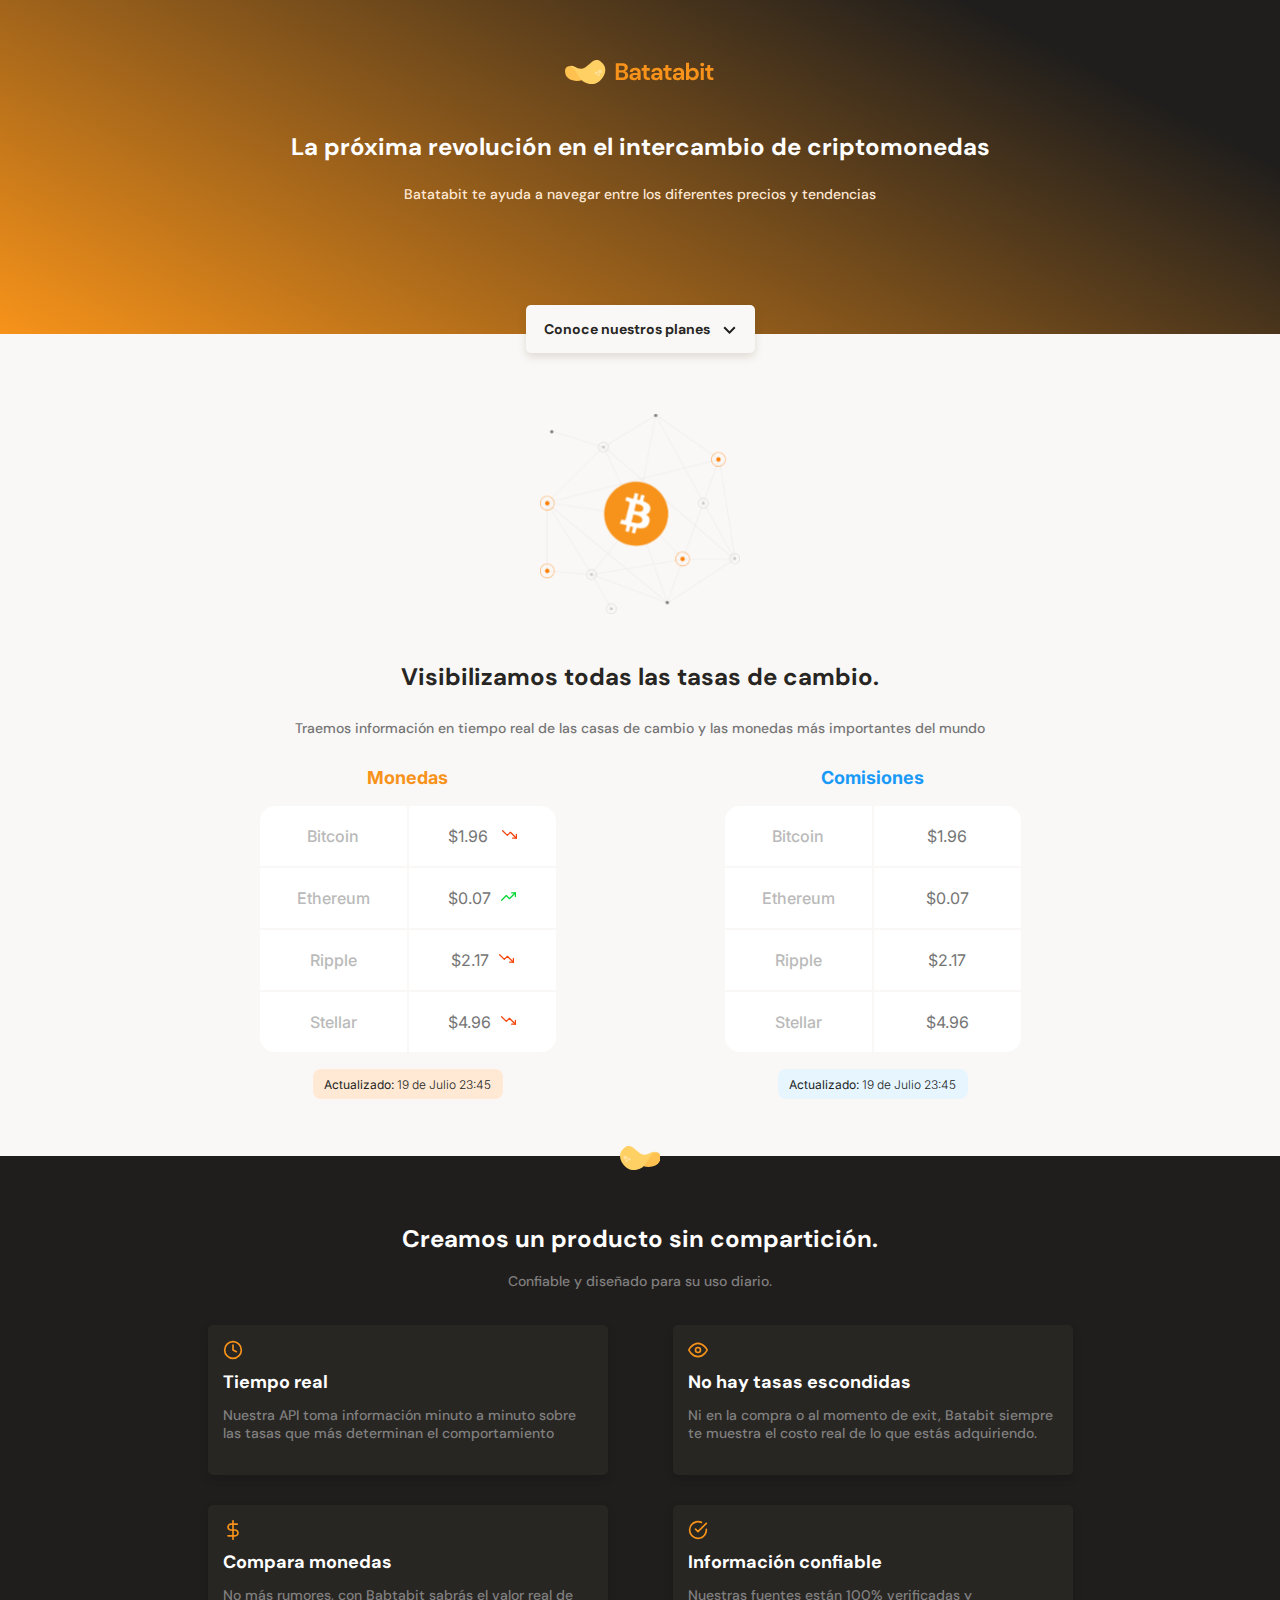
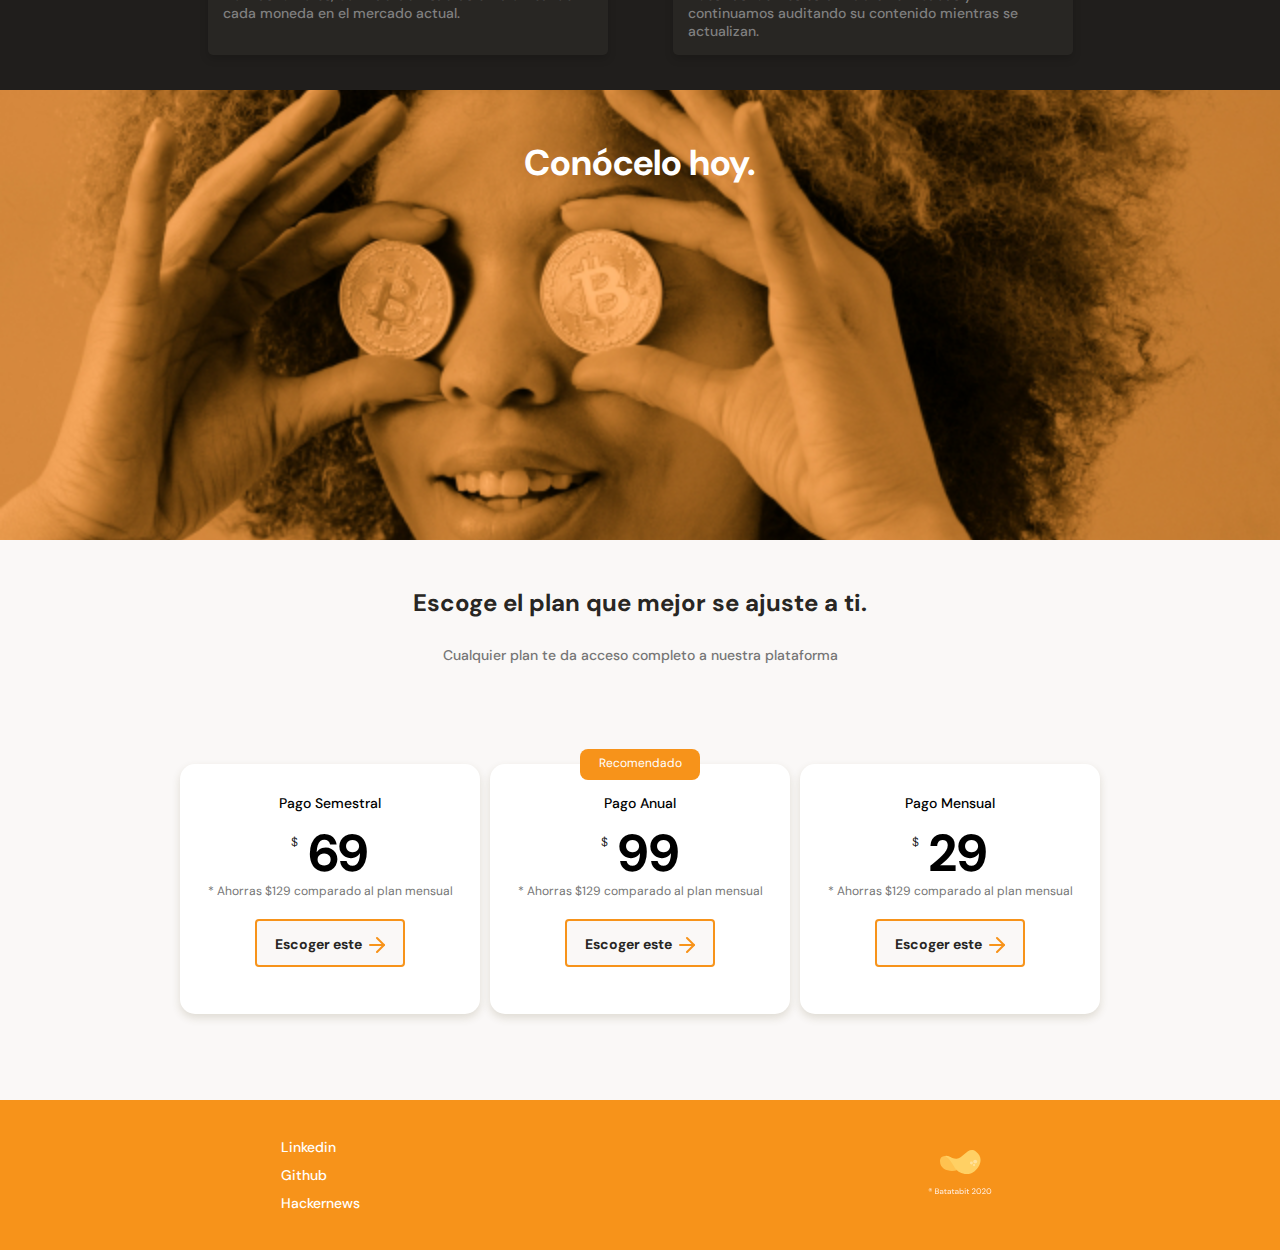
<file: index.html>
<!DOCTYPE html>
<html lang="es">
<head>
  <meta charset="UTF-8">
  <meta http-equiv="X-UA-Compatible" content="IE=edge">
  <meta name="viewport" content="width=device-width, initial-scale=1.0">
  <link rel="preconnect" href="https://fonts.googleapis.com">
  <link rel="preconnect" href="https://fonts.gstatic.com" crossorigin>
  <link href="https://fonts.googleapis.com/css2?family=DM+Sans:wght@400;500;700&family=Inter:wght@300;500&display=swap" rel="stylesheet">

  <link rel="stylesheet" href="styles.css">
  <link rel="stylesheet" href="./css/tablet.css" media="(min-width: 930px)">
  <title>Batata Bit</title>
  
</head>
<body>

  <header>
    <img src="./assets/img/logo.svg" alt="logo">
    <div class="header--title-container">
      <h1>La próxima revolución en el intercambio de criptomonedas</h1>
      <p>Batatabit te ayuda a navegar entre los diferentes precios y tendencias</p>
      <a href="#plans" class="header--button">
        Conoce nuestros planes <span></span>
      </a>
    </div>

  </header>

  <main>
    <!-- seccion de tablas -->
    <section class="main-exchange-container">
      <!-- imágen de fondo -->
      <div class="backgroundImg"></div>
      <!-- titulo de la seccion de cambio -->
      <div class="main-exchange-container--title">
        <h2>Visibilizamos todas las tasas de cambio.</h2>
        <p>Traemos información en tiempo real de las casas de cambio y las monedas
          más importantes del mundo
        </p>
      </div>
      <!-- contenedor de las tablas -->
      <section class="main-tables-container">
        <!-- tabla de monedas -->
        <div class="main-currency-table">
          <p class="currency-table--title">Monedas</p>
          <div class="currency-table--container"> 
            <table>
              <tr>
                <td class="table__top-left">Bitcoin</td>
                <td class="table__top-right table__right">$1.96 <span class="down"></span></td>
              </tr>
              <tr>
                <td>Ethereum</td>
                <td class="table__right">$0.07<span class="up"></span></td>
              </tr>
              <tr>
                <td>Ripple</td>
                <td class="table__right">$2.17<span class="down"></span></td>
              </tr>
              <tr>
                <td class="table__bottom-left">Stellar</td>
                <td class="table__bottom-right table__right ">$4.96<span class="down"></span></td>
              </tr>
            </table>
          </div>
          <!-- actualizacion de datos -->
          <div class="currency-table--date">
            <p><b>Actualizado:</b> 19 de Julio 23:45</p>
          </div>
        </div>

        <!-- tabla de comisiones -->
        <div class="main-comision-table">
          <p class="comision-table--title">Comisiones</p>
          <div class="comision-table--container"> 
            <table>
              <tr>
                <td class="table__top-left">Bitcoin</td>
                <td class="table__top-right table__right">$1.96</td>
              </tr>
              <tr>
                <td>Ethereum</td>
                <td class="table__right">$0.07</td>
              </tr>
              <tr>
                <td>Ripple</td>
                <td class="table__right">$2.17</td>
              </tr>
              <tr>
                <td class="table__bottom-left">Stellar</td>
                <td class="table__bottom-right table__right ">$4.96</td>
              </tr>
            </table>
          </div>
          <!-- actualizacion de datos -->
          <div class="comision-table--date">
            <p><b>Actualizado:</b> 19 de Julio 23:45</p>
          </div>
        </div>
      </section>
    </section>

    <!-- seccion de tarjetas -->
    <section class="main-product-detail">
      <span class="product-detail--batata-logo"></span>
      <div class="product-detail--title">
        <h2>Creamos un producto sin compartición.</h2>
        <p>Confiable y diseñado para su uso diario.</p>
      </div>
      <section class="product-cards--container">
        <article class="product-detail--card">
          <span class="clock"></span>
          <p class="product--card-title">Tiempo real</p>
          <p class="product--card-body">Nuestra API toma información minuto a minuto sobre las tasas que más determinan el comportamiento</p>
        </article>

        <article class="product-detail--card">
          <span class="eye"></span>
          <p class="product--card-title">No hay tasas escondidas</p>
          <p class="product--card-body">Ni en la compra o al momento de exit, Batabit siempre te muestra el costo real de lo que estás adquiriendo.</p>
        </article>

        <article class="product-detail--card">
          <span class="dollar"></span>
          <p class="product--card-title">Compara monedas</p>
          <p class="product--card-body">No más rumores, con Babtabit sabrás el valor real de cada moneda en el mercado actual.</p>
        </article>

        <article class="product-detail--card">
          <span class="check"></span>
          <p class="product--card-title">Información confiable</p>
          <p class="product--card-body">Nuestras fuentes están 100% verificadas y continuamos auditando su contenido mientras se actualizan.</p>
        </article>

      </section>
    </section>

    <!-- seccion comodin -->
    <section class="bitcoin-img-container">
      <h2>Conócelo hoy.</h2>
    </section>
    
    <!-- seccion de planes -->
    <section id="plans" class="main-plans-container">
      <div class="plans--title">
        <h2>Escoge el plan que mejor se ajuste a ti.</h2>
        <p>Cualquier plan te da acceso completo a nuestra plataforma</p>
      </div>
      <!-- contenedor de tarjetas -->
      <section class="plans-container--slider">

        
        <!-- tarjeta 2 -->
        <article class="plans-container--card">
          <div class="plan-info-container">
            <h3 class="plan-card--title">Pago Semestral</h3>
            <p class="plan-card--price"><span>$</span> 69</p>
            <p class="plan-card--saving">* Ahorras $129 comparado al plan mensual</p>
            <button class="plan-card--ca">Escoger este <span></span></button>
          </div>
        </article>
        
        <!-- tarjeta 1 -->
        <article class="plans-container--card">
          <p class="recommended">Recomendado</p>
          <div class="plan-info-container">
            <h3 class="plan-card--title">Pago Anual</h3>
            <p class="plan-card--price"><span>$</span> 99</p>
            <p class="plan-card--saving">* Ahorras $129 comparado al plan mensual</p>
            <button class="plan-card--ca">Escoger este <span></span></button>
          </div>
        </article>

        <!-- tarjeta 3 -->
        <article class="plans-container--card">
          <div class="plan-info-container">
            <h3 class="plan-card--title">Pago Mensual</h3>
            <p class="plan-card--price"><span>$</span> 29</p>
            <p class="plan-card--saving">* Ahorras $129 comparado al plan mensual</p>
            <button class="plan-card--ca">Escoger este <span></span></button>
          </div>
        </article>
      </section>
    </section>
  </main>

  <footer>
    <!-- seccion con links -->
    <section class="left">
      <ul>
        <li><a href="https://www.linkedin.com/in/francopignanelli/">Linkedin</a></li>
        <li><a href="https://github.com/francopig">Github</a></li>
        <li><a href="#">Hackernews</a></li>
      </ul>
    </section>

    <!-- seccion con logotiopo -->
    <section class="right">
      <img src="./assets/img/logo-footer.svg" alt="Logo de Batatabit">
    </section>
  </footer>
  
</body>
</html>
</file>
<file: styles.css>
/*
1. Posicionamiento
2. Box model
3. Tipografia
4. Visuales
5. Otros
*/

:root {
  /* colores*/
  --bitcoin-orange: #F7931A;
  --soft-orange: #ffe9d5;
  --secondary-blue: #1a9af7;
  --soft-blue: #e7f5ff;
  --warm-black: #201e1c;
  --black: #282623;
  --grey: #bababa;
  --off-white: #faf8f7;
  --just-white: #fff;
}

*{
  box-sizing: border-box;
  margin: 0;
  padding: 0;
}

html{
  font-size: 62.5%;
  font-family: 'DM Sans', sans-serif;
}

header{
  position:relative;
  display: flex;
  flex-direction: column;
  justify-content: center;
  width: 100%;
  min-width: 320px;
  height: 334px;
  text-align: center;
  /* align-items: center; */

  background: linear-gradient(207.8deg, #201e1c 16.69%, #f7931a 100%);
}

header img {
  width: 150px;
  height: 24px;
  margin-top: 60px;
  align-self:center;
}

.header--title-container{
  width: 90%;
  min-width: 288px;
  max-width: 900px;
  height: 218px;
  margin-top: 50px;
  text-align: center;
  align-self: center;
}

.header--title-container h1{
  font-size: 2.4rem;
  font-weight: bold;
  line-height: 2.6rem;
  color: var(--just-white);
}

.header--title-container p{
  margin-top: 25px;
  font-size: 1.4rem;
  font-weight: 500;
  line-height: 1.8rem;
  color: var(--soft-orange);
}

.header--title-container .header--button{
  position: absolute;
  left: calc(50% - 114.5px);
  top: 270px;
  display: block;
  margin-top: 35px;
  padding: 15px;
  width: 229px;
  height: 48px;
  background-color: var(--off-white);
  /* Sombra */
   box-shadow: 0px 4px 8px rgba(89, 73, 30, 0.16);
   border: none;
   border-radius: 5px;
   font-size: 1.4rem;
   font-weight: bold;
   text-decoration: none;
   color: var(--black);
}

.header--button span {
  display: inline-block;
  width: 13px;
  height: 8px;
  margin-left: 10px;
  background-image: url('./assets/icons/down-arrow.svg');
}

main {
  width: 100%;
  height: auto;
  background-color: var(--off-white);
}

.main-exchange-container{
  width: 100%;
  height: auto;
  padding-top: 80px;
  padding-bottom: 30px;
  text-align: center;
}

.main-exchange-container--title{
  width: 90%;
  min-width: 288px;
  max-width: 900px;
  margin: 0 auto;
}

.main-exchange-container .backgroundImg{
  width: 200px;
  height: 200px;
  margin: 0 auto;
  margin-bottom: 50px;
  background-image: url('./assets/img/bitcoin.svg') ;
  background-size: cover;
  background-position: center; /*Siempre vamos a ver el centro*/
  background-repeat: no-repeat;
}

.main-exchange-container h2 {
  margin-bottom: 30px;
  font-size: 2.4rem;
  font-weight: bold;
  line-height: 2.6rem;
  color: var(--black);
}

.main-exchange-container p {
  margin-bottom: 30px;
  font-size: 1.4rem;
  font-weight: 500;
  line-height: 1.6rem;
  color: #757575;
}

.main-currency-table , .main-comision-table{
  width: 70%;
  min-width: 235px;
  max-width: 500px;
  height: 360px;
  margin: 0 auto;
  font-family: "Inter", sans-serif;
}

.main-currency-table .currency-table--title  {
  margin-bottom: 15px;
  font-size: 1.8rem;
  font-weight: bold;
  line-height: 2.3rem;
  color: var(--bitcoin-orange);
}

.main-comision-table .comision-table--title{
  margin-bottom: 15px;
  font-size: 1.8rem;
  font-weight: bold;
  line-height: 2.3rem;
  color: var(--secondary-blue);

}

.currency-table--container, .comision-table--container{
  width: 90%;
  min-width: 230px;
  max-width: 300px;
  height: 250px;
  margin: 0 auto;
}

.currency-table--container table, .comision-table--container table{
  width: 100%;/*utiliza todo el espacio de su contenedor padre*/
  height: 100%;
}

.currency-table--container td, .comision-table--container td {
  width: 50%;
  font-size: 1.6rem;
  font-weight: 500;
  line-height: 1.9rem;
  color: var(--grey);
  background-color: var(--just-white);
}

.currency-table--container .table__top-left, .comision-table--container  .table__top-left{
  border-radius: 15px 0 0 ;
}

.currency-table--container .table__top-right, .comision-table--container  .table__top-right{
  border-radius: 0 15px 0 0;
}

.currency-table--container .table__bottom-left, .comision-table--container  .table__bottom-left{
  border-radius: 0 0 0 15px;
}

.currency-table--container .table__bottom-right, .comision-table--container .table__bottom-right{
  border-radius: 0 0 15px 0;
}

.currency-table--container .table__right, .comision-table--container .table__right{
  font-size: 1.4 rem;
  font-weight: normal;
  line-height: 1.7rem;
  color: #757575;
}

.currency-table--container .down{
  display: inline-block;
  width: 15px;
  height: 15px;
  margin-left: 10px;
  background-image: url(./assets/icons/trending-down.svg);
  background-size: cover;
  background-position: center;
  background-repeat: no-repeat;
}

.currency-table--container .up {
  display: inline-block;
  width: 15px;
  height: 15px;
  margin-left: 10px;
  background-image: url(./assets/icons/trending-up.svg);
  background-size: cover;
  background-position: center;
  background-repeat: no-repeat;
}

.currency-table--date  {
  width: 190px;
  height: 30px;
  margin: 0 auto;
  margin-top: 15px;
  padding: 8px;
  background-color: var(--soft-orange);
  border-radius: 8px;
}

.comision-table--date{
  width: 190px;
  height: 30px;
  margin: 0 auto;
  margin-top: 15px;
  padding: 8px;
  background-color: var(--soft-blue);
  border-radius: 8px;
}

.currency-table--date p , .comision-table--date p{
  font-size: 1.2rem;
  font-weight: 300;
  line-height: 1.5rem;
  color: var(--warm-black);
}

.main-product-detail {
  position: relative;
  width: 100%;
  min-width: 320px;
  height: auto;
  padding: 20px 10px;
  background-color: var(--warm-black);
}

.product-detail--batata-logo{
  position: absolute;
  width: 40px;
  height: 25px;
  top: -10px;
  left: calc(50% - 20px);
  background-image: url(./assets/icons/batata.svg);
}

.product-detail--title {
  width: 90%;
  min-width: 288px;
  height: auto;
  margin: 0 auto;
  margin-top: 50px;
  text-align: center;
}

.product-detail--title h2{
  margin-bottom: 20px;
  font-size: 2.4rem;
  font-weight: bold;
  line-height: 2.6rem;
  color: var(--just-white);
}

.product-detail--title p {
  margin-bottom: 20px;
  font-size: 1.4rem;
  font-weight: 500;
  line-height: 1.8rem;
  color: #808080;
}

.product-detail--card{
  width: 90%;
  min-width: 288px;
  max-width: 400px;
  height: 150px;
  margin: 15px auto;
  padding: 15px;
  background-color: var(--black);
  border-radius: 5px;
  box-shadow: 0 4px 8px rgba(0, 0, 0 , 0.16);
}

.product-detail--card .clock{
  display: inline-block;
  width: 20px;
  height: 20px;
  margin-bottom: 10px;
  background-image: url("./assets/icons/clock.svg");
  background-size: cover;
  background-position: center;
  background-repeat: no-repeat;
}
.product-detail--card .eye{
  display: inline-block;
  width: 20px;
  height: 20px;
  margin-bottom: 10px;
  background-image: url("./assets/icons/eye.svg");
  background-size: cover;
  background-position: center;
  background-repeat: no-repeat;
}
.product-detail--card .dollar{
  display: inline-block;
  width: 20px;
  height: 20px;
  margin-bottom: 10px;
  background-image: url("./assets/icons/dollar-sign.svg");
  background-size: cover;
  background-position: center;
  background-repeat: no-repeat;
}
.product-detail--card .check{
  display: inline-block;
  width: 20px;
  height: 20px;
  margin-bottom: 10px;
  background-image: url("./assets/icons/check-circle.svg");
  background-size: cover;
  background-position: center;
  background-repeat: no-repeat;
}


.product--card-title {
  margin-bottom: 15px;
  font-size: 1.8rem;
  font-weight: bold;
  line-height: 1.8rem;
  color: var(--just-white);
}

.product--card-body{
  font-size: 1.4rem;
  font-weight: 500;
  line-height: 1.8rem;
  color: #808080;
}


.bitcoin-img-container{
  width: 100%;
  min-width: 320px;
  height: 50vh;
  background-image: url(./assets/img/bitcoinbaby2x.jpg);
  background-position: center;
  background-size: cover;
  background-repeat: no-repeat;
  text-align: center;
}

.bitcoin-img-container{
  padding-top: 60px;
  font-size: 2.4rem;
  font-weight: bold;
  line-height: 2.6rem;
  color: var(--just-white);
}

.main-plans-container {
  width: 100%;
  min-width: 320px;
  padding-bottom: 70px;
  text-align: center;
}

.plans--title {
  width: 90%;
  min-width: 288px;
  height: auto;
  margin: 0 auto;
  margin-bottom: 50px;
}

.plans--title h2{
  padding-top: 50px;  
  font-size: 2.4rem;
  font-weight: bold;
  line-height: 2.6rem;
  color: var(--black);
}

.plans--title p{
  padding-top: 30px;
  font-size: 1.4rem;
  font-weight: 500;
  line-height: 1.8rem;
  color: #757575;
}

.plans-container--card{
  position: relative;
  width: 70%;
  min-width: 290px;
  max-width: 300px;
  height: 250px;
  margin: 50px 5px 0;
  padding: 0 15px;
  background-color: var(--just-white);
  border-radius: 15px;
  box-shadow: 0 4px 8px rgba(89,73,30, 0.16);
}

.recommended {
  position: absolute;
  scroll-snap-align: center;
  width: 120px;
  height: 31px;
  padding: 6px;
  top: -15px;
  left: calc(50% - 60px);
  font-size: 1.2rem;
  background-color: var(--bitcoin-orange);
  border-radius: 8px;
  color: var(--just-white);
}

.plan-card--title{
  padding-top: 30px;
  font-size: 1.4rem;
  font-weight: 500;
  line-height: 1.8rem;
  color: black;
}

.plan-card--price{
  padding: 5px 0;
  font-size: 5.2rem;
  font-weight: bold;
  line-height: 5rem;
  color: black;
}

.plan-card--price span {
  font-size: 1.2rem;
  font-weight: 300;
  vertical-align: 25px;
}

.plan-card--saving {
  font-size: 1.2rem;
  color: #757575;
}

.plan-card--ca {
  width: 150px;
  height: 48px;
  margin-top: 20px;
  background-color: #faf8f7;
  border: 2px solid var(--bitcoin-orange);
  border-radius: 4px;
  font-family: "DM Sans", sans-serif;
  font-size: 1.4rem;
  font-weight: bold;
  line-height: 1.8rem;
  color: var(--black);
}

.plan-card--ca span{
  display: inline-block;
  width: 20px;
  height: 20px;
  background-image: url("assets/icons/orange-right-arrow.svg");
  vertical-align: text-bottom;
}

.plans-container--slider{
  display: flex;
  height: 316px;
  overflow-x: scroll;
  overscroll-behavior-x: contain;
  scroll-snap-type: x proximity;
}

footer{
  display: flex;
  width: 100%;
  height: 150px;
  background-color: var(--bitcoin-orange);
}

footer section{
  display: flex;
  width: 50%;
  justify-content: center;
  align-items: center;
}

footer .left ul{
  font-size: 1.4rem;
  font-weight: 500;
  line-height: 1.8rem;
  list-style: none;
}

.left li{
  margin: 10px 0;
}

.left a {
  text-decoration: none;
  color: var(--just-white);
}
</file>
<file: css/tablet.css>
.main-tables-container{
  display: flex;
  width: 930px;
  margin: 0 auto;
}

.product-cards--container{
  display: flex;
  flex-wrap: wrap;
  width: 930px;
  margin: 0 auto;
}

.plans-container--slider {
  justify-content: center;
}
</file>
